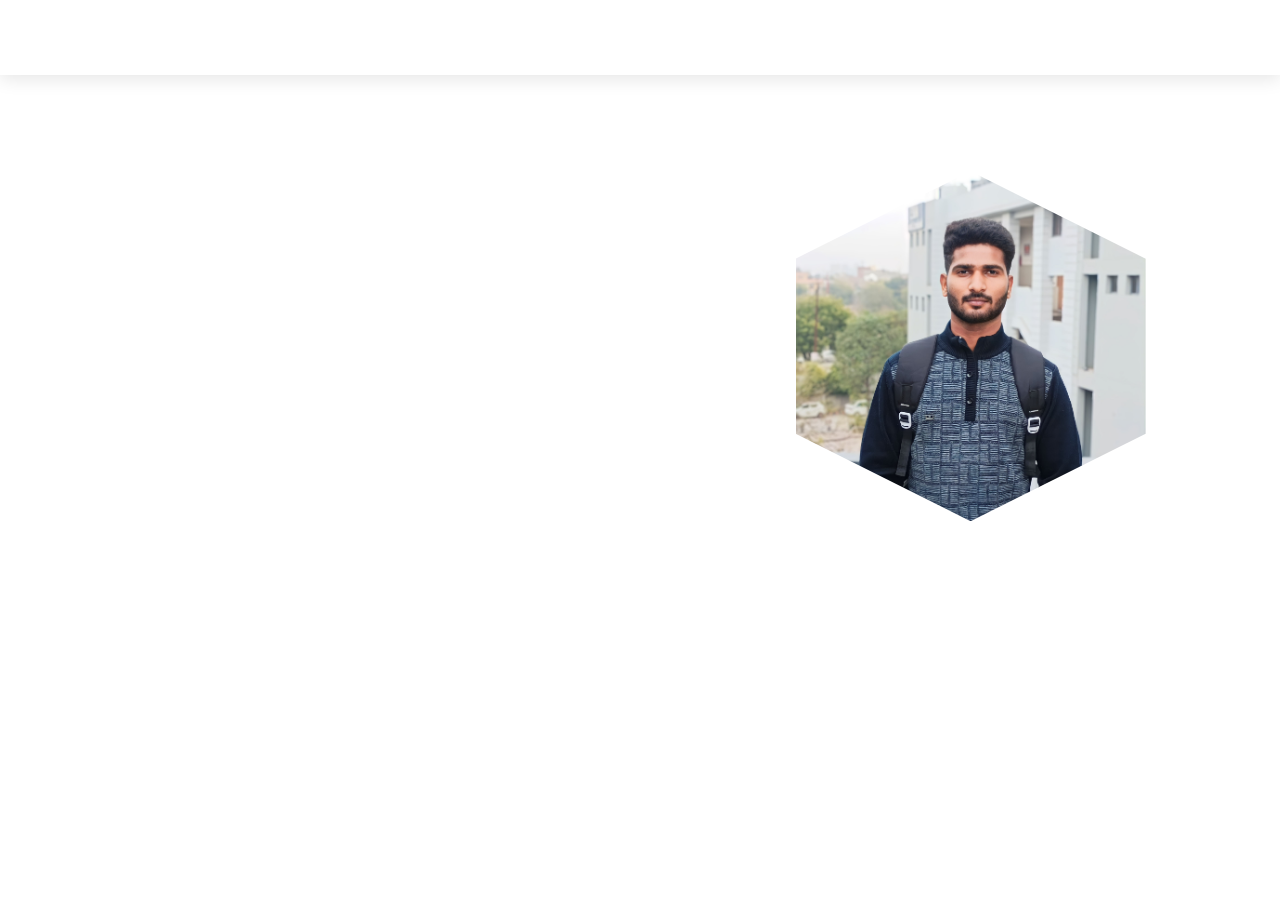
<file: index.html>
<!DOCTYPE html>
<html lang="en">
<head>
    <meta charset="UTF-8">
    <meta name="viewport" content="width=device-width, initial-scale=1.0">
    <title>Ui Web</title>
    <link rel="stylesheet" href="webstyle.css">

    <link rel="stylesheet" href="https://cdnjs.cloudflare.com/ajax/libs/font-awesome/6.5.1/css/all.min.css" 
      integrity="sha512-DTOQO9RWCH3ppGqcWaEA1BIZOC6xxalwEsw9c2QQeAIftl+Vegovlnee1c9QX4TctnWMn13TZye+giMm8e2LwA==" crossorigin="anonymous" referrerpolicy="no-referrer" />
</head>
<body>
    <section>
        <header class="container">
            <div class="page-header">
                <div class="logo">
                    <a href="#">*Surya...</a>
                </div>
                <input type="checkbox" id="click">
                <label for="click" class="mainicon">
                    <div class="menu">
                        <i class="fa-solid fa-bars"></i>
                    </div>
                </label>
                <ul>
                <li><a href="#" class="active" style="--navAni:1">Home</a></li>
                <li><a href="about.html" style="--navAni:2">About</a></li>
                <li><a href="skills.html" style="--navAni:3">Skills</a></li>
                <li><a href="portfolio.html" style="--navAni:4">Portfolio</a></li>
                <li><a href="login_signup.html" style="--navAni:5">Contact Me</a></li>
            </ul>
            <label class="mode">
                <input type="checkbox" id="darkModeToggle">
                <i class="fa-solid fa-moon"></i>
            </label>
            </div>
        </header>
        <div class="container">
            <div class="main">
                <div class="detail">
                    <h3>Hi I'm</h3>
                    <h1>
                        <span style="color:#52489C;">Yadav Surya</span>
                       
                    </h1>
                    <p>
                        "I'm a professional Web Developer. Our Main Goal is to help & Satisfie the Local & Global Clients by Web development solutions "
                    </p>
                    <div class="social">
                        <a href="https://www.linkedin.com/in/surya-prakash-yadav-163828253" style="--socialAni:1"><i class="fa-brands fa-linkedin-in"></i></a>
                        <a href="https://www.instagram.com/nawab_surya_17/#" style="--socialAni:2"><i class="fa-brands fa-instagram"></i></a>
                        <a href="https://github.com/Surya4785" style="--socialAni:3"><i class="fa-brands fa-github"></i></a>
                        <a href="https://www.facebook.com/shouryakumar.yadav.1" style="--socialAni:4"><i class="fa-brands fa-facebook"></i></a>
                    </div>
                </div>
                <div class="images">
                    <img src="spy.jpg" alt="" class="img-w">
                </div>
            </div>
        </div>
    </section>
    <script>
        // Get the checkbox element
const darkModeToggle = document.getElementById('darkModeToggle');

// Check if dark mode is enabled in local storage
const isDarkMode = localStorage.getItem('darkMode') === 'enabled';
if (isDarkMode) {
    document.body.classList.add('dark-mode');
    // Check the checkbox if dark mode is enabled
    darkModeToggle.checked = true;
}

// Function to toggle dark mode
function toggleDarkMode() {
    // Toggle the dark mode class on the body
    document.body.classList.toggle('dark-mode');
    
    // Update local storage with dark mode status
    if (document.body.classList.contains('dark-mode')) {
        localStorage.setItem('darkMode', 'enabled');
    } else {
        localStorage.setItem('darkMode', 'disabled');
    }
}

// Add event listener to the checkbox for toggling dark mode
darkModeToggle.addEventListener('change', toggleDarkMode);

    </script>
</body>
</html>
</file>
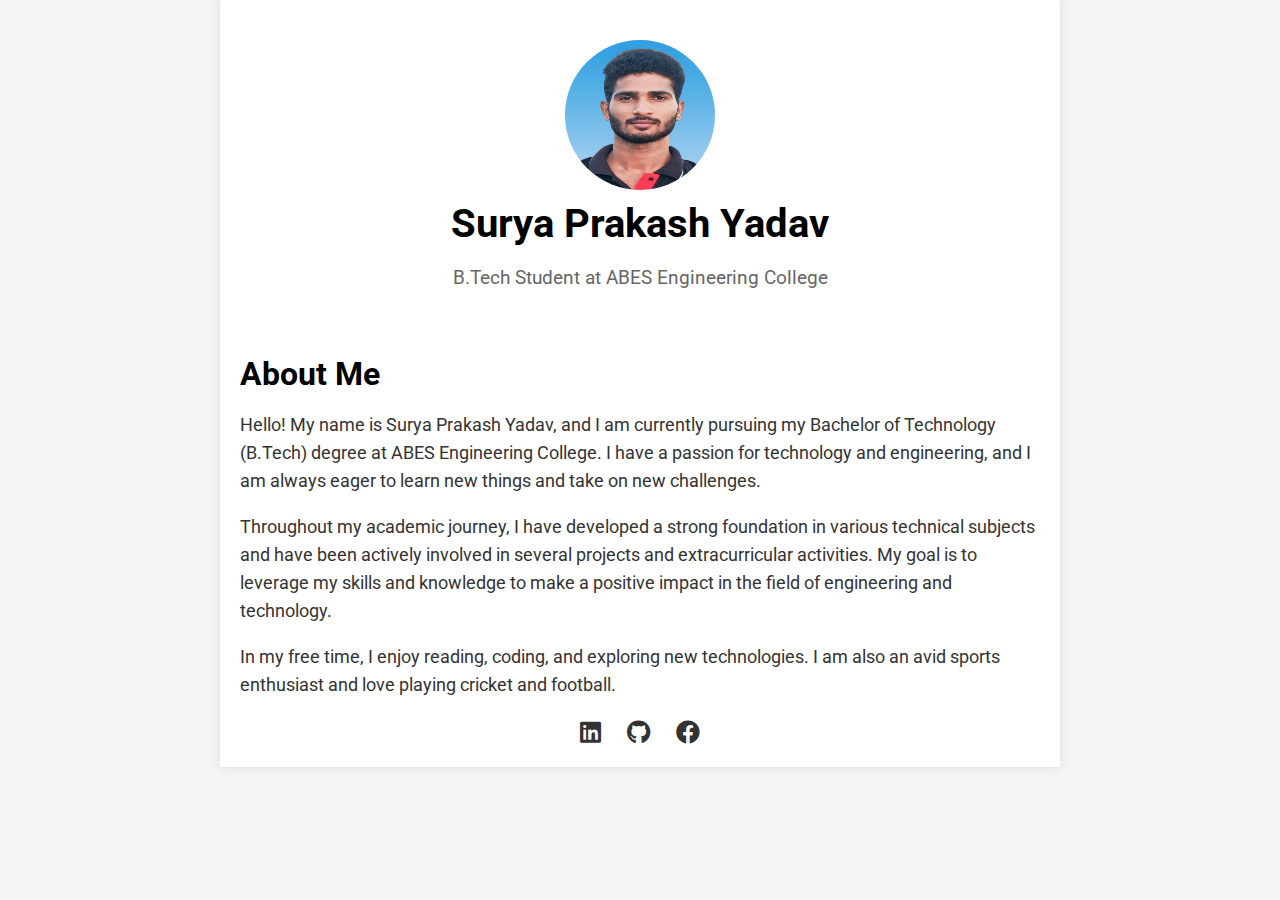
<file: about.html>
<html>
 <head>
  <title>
   About Surya Prakash Yadav
  </title>
  <link href="https://cdnjs.cloudflare.com/ajax/libs/font-awesome/5.15.3/css/all.min.css" rel="stylesheet"/>
  <link href="https://fonts.googleapis.com/css2?family=Roboto:wght@400;700&amp;display=swap" rel="stylesheet"/>
  <style>
   body {
            font-family: 'Roboto', sans-serif;
            margin: 0;
            padding: 0;
            background-color: #f4f4f4;
        }
        .container {
            max-width: 800px;
            margin: 0 auto;
            padding: 20px;
            background-color: #fff;
            box-shadow: 0 0 10px rgba(0, 0, 0, 0.1);
        }
        .header {
            text-align: center;
            padding: 20px 0;
        }
        .header img {
            border-radius: 50%;
            width: 150px;
            height: 150px;
        }
        .header h1 {
            margin: 10px 0;
            font-size: 2.5em;
        }
        .header p {
            font-size: 1.2em;
            color: #666;
        }
        .content {
            margin: 20px 0;
        }
        .content h2 {
            font-size: 2em;
            margin-bottom: 10px;
        }
        .content p {
            font-size: 1.1em;
            line-height: 1.6;
            color: #333;
        }
        .social-icons {
            text-align: center;
            margin-top: 20px;
        }
        .social-icons a {
            margin: 0 10px;
            color: #333;
            font-size: 1.5em;
            text-decoration: none;
        }
        .social-icons a:hover {
            color: #007BFF;
        }
  </style>
 </head>
 <body>
  <div class="container">
   <div class="header">
    <img alt="Profile picture of Surya Yadav, a young man with short black hair and glasses, wearing a casual shirt" height="150" src="sy.jpg" width="150"/>
    <h1>
     Surya Prakash Yadav
    </h1>
    <p>
     B.Tech Student at ABES Engineering College
    </p>
   </div>
   <div class="content">
    <h2>
     About Me
    </h2>
    <p>
     Hello! My name is Surya Prakash Yadav, and I am currently pursuing my Bachelor of Technology (B.Tech) degree at ABES Engineering College. I have a passion for technology and engineering, and I am always eager to learn new things and take on new challenges.
    </p>
    <p>
     Throughout my academic journey, I have developed a strong foundation in various technical subjects and have been actively involved in several projects and extracurricular activities. My goal is to leverage my skills and knowledge to make a positive impact in the field of engineering and technology.
    </p>
    <p>
     In my free time, I enjoy reading, coding, and exploring new technologies. I am also an avid sports enthusiast and love playing cricket and football.
    </p>
   </div>
   <div class="social-icons">
    <a href="https://www.linkedin.com/in/surya-prakash-yadav-163828253" target="_blank">
     <i class="fab fa-linkedin">
     </i>
    </a>
    <a href="https://github.com/Surya4785" target="_blank">
     <i class="fab fa-github">
     </i>
    </a>
    <a href="https://www.facebook.com/shouryakumar.yadav.1" target="_blank">
     <i class="fab fa-facebook">
     </i>
    </a>
   </div>
  </div>
 </body>
</html>
</file>
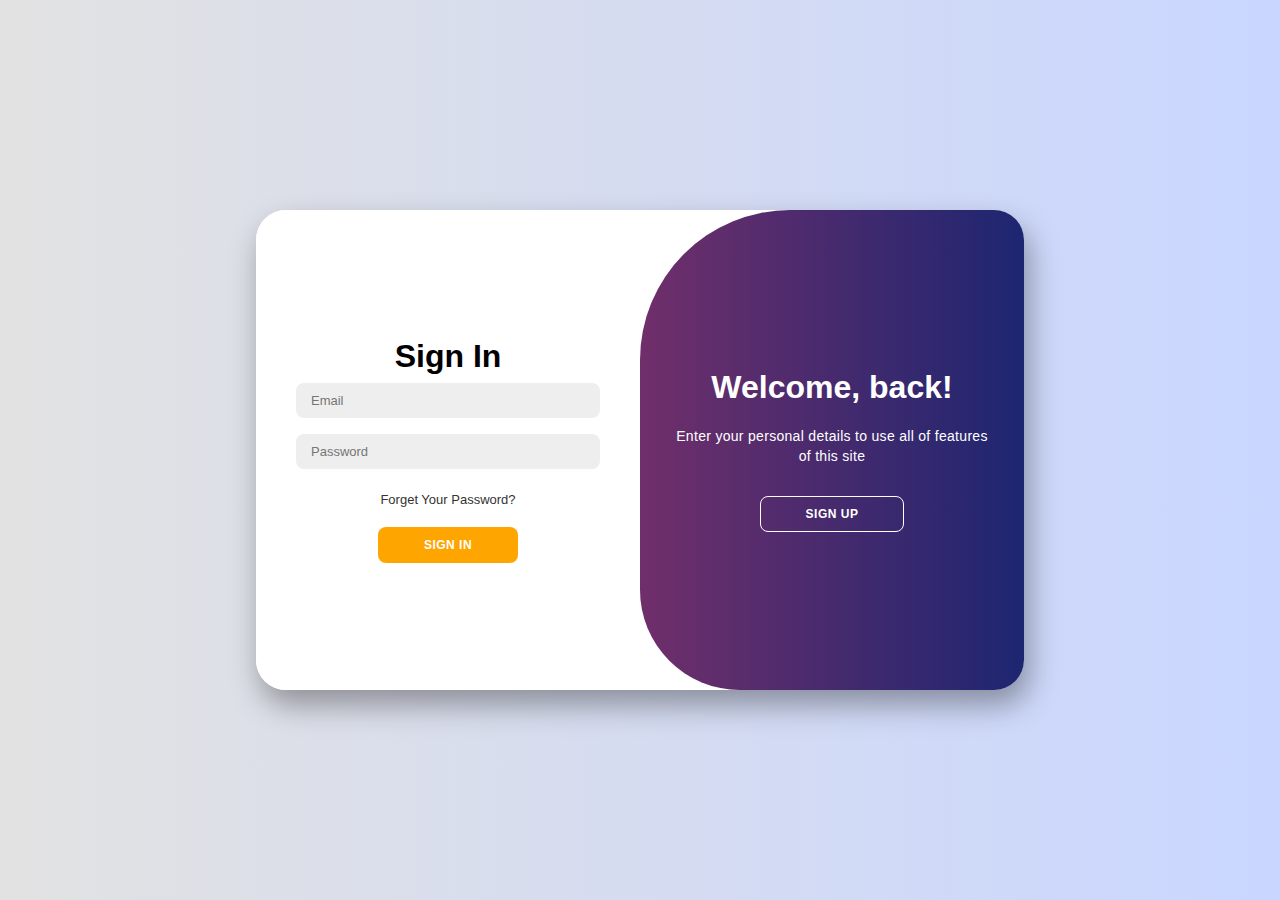
<file: login_signup.html>
<!DOCTYPE html>
<html lang="en">

<head>
    <meta charset="UTF-8">
    <meta name="viewport" content="width=device-width, initial-scale=1.0">
    <title><Login>
    <signup></signup></title>
    <style>
        * {
            margin: 0;
            padding: 0;
            box-sizing: border-box;
            font-family: 'Montserrat', sans-serif;
        }

        body {
            background-color: #c9d6ff;
            background: linear-gradient(to right, #e2e2e2, #c9d6ff);
            display: flex;
            align-items: center;
            justify-content: center;
            flex-direction: column;
            height: 100vh;
        }

        .container {
            background-color: #fff;
            border-radius: 30px;
            box-shadow: 5px 15px 30px rgba(0, 0, 0, 0.35);
            position: relative;
            overflow: hidden;
            width: 768px;
            max-width: 100%;
            min-height: 480px;
        }

        .container p {
            font-size: 14px;
            line-height: 20px;
            letter-spacing: 0.3px;
            margin: 20px 0;
        }

        .container span {
            font-size: 12px;
        }

        .container a {
            color: #333;
            font-size: 13px;
            text-decoration: none;
            margin: 15px 0 10px;
        }

        .container button {
            background-color: orange;
            color: #fff;
            font-size: 12px;
            padding: 10px 45px;
            border: 1px solid transparent;
            border-radius: 8px;
            font-weight: 600;
            letter-spacing: 0.5px;
            text-transform: uppercase;
            margin-top: 10px;
            cursor: pointer;
        }

        .container button:hover {
            background-color: #00a1ff;
        }

        .container button.hidden {
            background-color: transparent;
            border-color: #fff;
        }

        .container form {
            background-color: #fff;
            display: flex;
            align-items: center;
            justify-content: center;
            flex-direction: column;
            padding: 0 40px;
            height: 100%;
        }

        .container input {
            background-color: #eee;
            border: none;
            margin: 8px 0;
            padding: 10px 15px;
            font-size: 13px;
            border-radius: 8px;
            width: 100%;
            outline: none;
        }

        .form-container {
            position: absolute;
            top: 0;
            height: 100%;
            transition: all 0.6s ease-in-out;
        }

        .sign-in {
            left: 0;
            width: 50%;
            z-index: 2;
        }

        .container.active .sign-in {
            transform: translateX(100%);
        }

        .sign-up {
            left: 0;
            width: 50%;
            opacity: 0;
            z-index: 1;
        }

        .container.active .sign-up {
            transform: translateX(100%);
            opacity: 1;
            z-index: 5;
            animation: move 0.6s;
        }

        @keyframes move {

            0%,
            49.99% {
                opacity: 0;
                z-index: 1;
            }

            50%,
            100% {
                opacity: 1;
                z-index: 5;
            }
        }



        .toggle-container {
            position: absolute;
            top: 0;
            left: 50%;
            width: 50%;
            height: 100%;
            overflow: hidden;
            transition: all 0.6s ease-in-out;
            border-radius: 150px 0 0 100px;
            z-index: 1000;
        }

        .container.active .toggle-container {
            transform: translateX(-100%);
            border-radius: 0 150px 100px 0;
        }

        .toggle {
            background-color: linear-gradient(to left, #00a1ff, #00ff8f);
            height: 100%;
            background: linear-gradient(to right, #C33764, #1D2671);
            color: #fff;
            position: relative;
            left: -100%;
            height: 100%;
            width: 200%;
            transform: translateX(0);
            transition: all 0.6s ease-in-out;
        }

        .container.active .toggle {
            transform: translateX(50%);
        }

        .toggle-panel {
            position: absolute;
            width: 50%;
            height: 100%;
            display: flex;
            align-items: center;
            justify-content: center;
            flex-direction: column;
            padding: 0 30px;
            text-align: center;
            top: 0;
            transform: translateX(0);
            transition: all 0.6s ease-in-out;
        }

        .toggle-left {
            transform: translateX(-200%);
        }

        .container.active .toggle-left {
            transform: translateX(0);
        }

        .toggle-right {
            right: 0;
            transform: translateX(0);
        }

        .container.active .toggle-right {
            transform: translateX(200%);
        }
    </style>
</head>

<body>

    <div class="container" id="container">
        <div class="form-container sign-up">
            <form>
                <h1>Create Account</h1>

                <input type="text" placeholder="Name">
                <input type="email" placeholder="Email">
                <input type="password" placeholder="Password">
                <button>Sign Up</button>
            </form>
        </div>
        <div class="form-container sign-in">
            <form>
                <h1>Sign In</h1>
            

                <input type="email" placeholder="Email">
                <input type="password" placeholder="Password">
                <a href="#">Forget Your Password?</a>
                <button>Sign In</button>
            </form>
        </div>
        <div class="toggle-container">
            <div class="toggle">
                <div class="toggle-panel toggle-left">
                    <h1>Welcome Back !</h1>
                    <p>Enter your Email Id and Password  to use all of features of this site</p>
                    <button class="hidden" id="login">Sign In</button>
                </div>
                <div class="toggle-panel toggle-right">
                    <h1>Welcome, back!</h1>
                    <p>Enter your personal details to use all of features of this site</p>
                    <button class="hidden" id="register">Sign Up</button>
                </div>
            </div>
        </div>
    </div>
    <script>
        const container = document.getElementById('container');
        const registerBtn = document.getElementById('register');
        const loginBtn = document.getElementById('login');

        registerBtn.addEventListener('click', () => {
            container.classList.add("active");
        });

        loginBtn.addEventListener('click', () => {
            container.classList.remove("active");
        });
    </script>
</body>

</html>
</file>
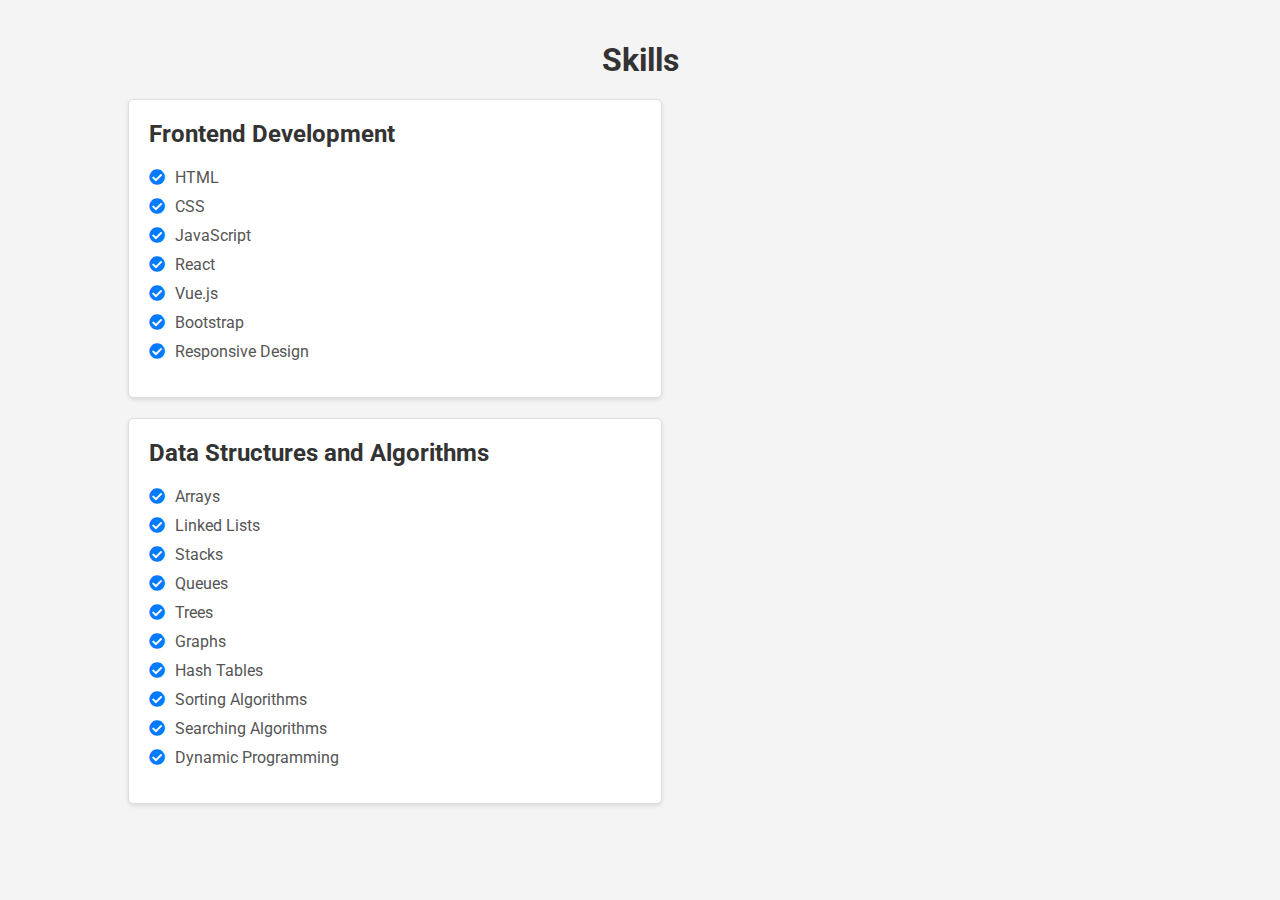
<file: skills.html>
<html lang="en">
<head>
    <meta charset="UTF-8">
    <meta name="viewport" content="width=device-width, initial-scale=1.0">
    <title>Skills Page</title>
    <link rel="stylesheet" href="https://cdnjs.cloudflare.com/ajax/libs/font-awesome/5.15.3/css/all.min.css">
    <link href="https://fonts.googleapis.com/css2?family=Roboto:wght@400;700&display=swap" rel="stylesheet">
    <style>
        body {
            font-family: 'Roboto', sans-serif;
            margin: 0;
            padding: 0;
            background-color: #f4f4f4;
        }
        .container {
            width: 80%;
            margin: 0 auto;
            padding: 20px;
        }
        h1 {
            text-align: center;
            margin-bottom: 20px;
            color: #333;
        }
        .skills-section {
            display: flex;
            flex-wrap: wrap;
            justify-content: space-between;
        }
        .skill {
            background-color: #fff;
            border: 1px solid #ddd;
            border-radius: 5px;
            width: 48%;
            margin-bottom: 20px;
            padding: 20px;
            box-shadow: 0 2px 4px rgba(0, 0, 0, 0.1);
        }
        .skill h2 {
            margin-top: 0;
            color: #333;
        }
        .skill ul {
            list-style: none;
            padding: 0;
        }
        .skill ul li {
            margin-bottom: 10px;
            font-size: 16px;
            color: #555;
        }
        .skill ul li i {
            margin-right: 10px;
            color: #007BFF;
        }
    </style>
</head>
<body>
    <div class="container">
        <h1>Skills</h1>
        <div class="skills-section">
            <div class="skill">
                <h2>Frontend Development</h2>
                <ul>
                    <li><i class="fas fa-check-circle"></i>HTML</li>
                    <li><i class="fas fa-check-circle"></i>CSS</li>
                    <li><i class="fas fa-check-circle"></i>JavaScript</li>
                    <li><i class="fas fa-check-circle"></i>React</li>
                    <li><i class="fas fa-check-circle"></i>Vue.js</li>
                    <li><i class="fas fa-check-circle"></i>Bootstrap</li>
                    <li><i class="fas fa-check-circle"></i>Responsive Design</li>
                </ul>
            </div>
            <div class="skill">
                <h2>Data Structures and Algorithms</h2>
                <ul>
                    <li><i class="fas fa-check-circle"></i>Arrays</li>
                    <li><i class="fas fa-check-circle"></i>Linked Lists</li>
                    <li><i class="fas fa-check-circle"></i>Stacks</li>
                    <li><i class="fas fa-check-circle"></i>Queues</li>
                    <li><i class="fas fa-check-circle"></i>Trees</li>
                    <li><i class="fas fa-check-circle"></i>Graphs</li>
                    <li><i class="fas fa-check-circle"></i>Hash Tables</li>
                    <li><i class="fas fa-check-circle"></i>Sorting Algorithms</li>
                    <li><i class="fas fa-check-circle"></i>Searching Algorithms</li>
                    <li><i class="fas fa-check-circle"></i>Dynamic Programming</li>
                </ul>
            </div>
        </div>
    </div>
</body>
</html>
</file>
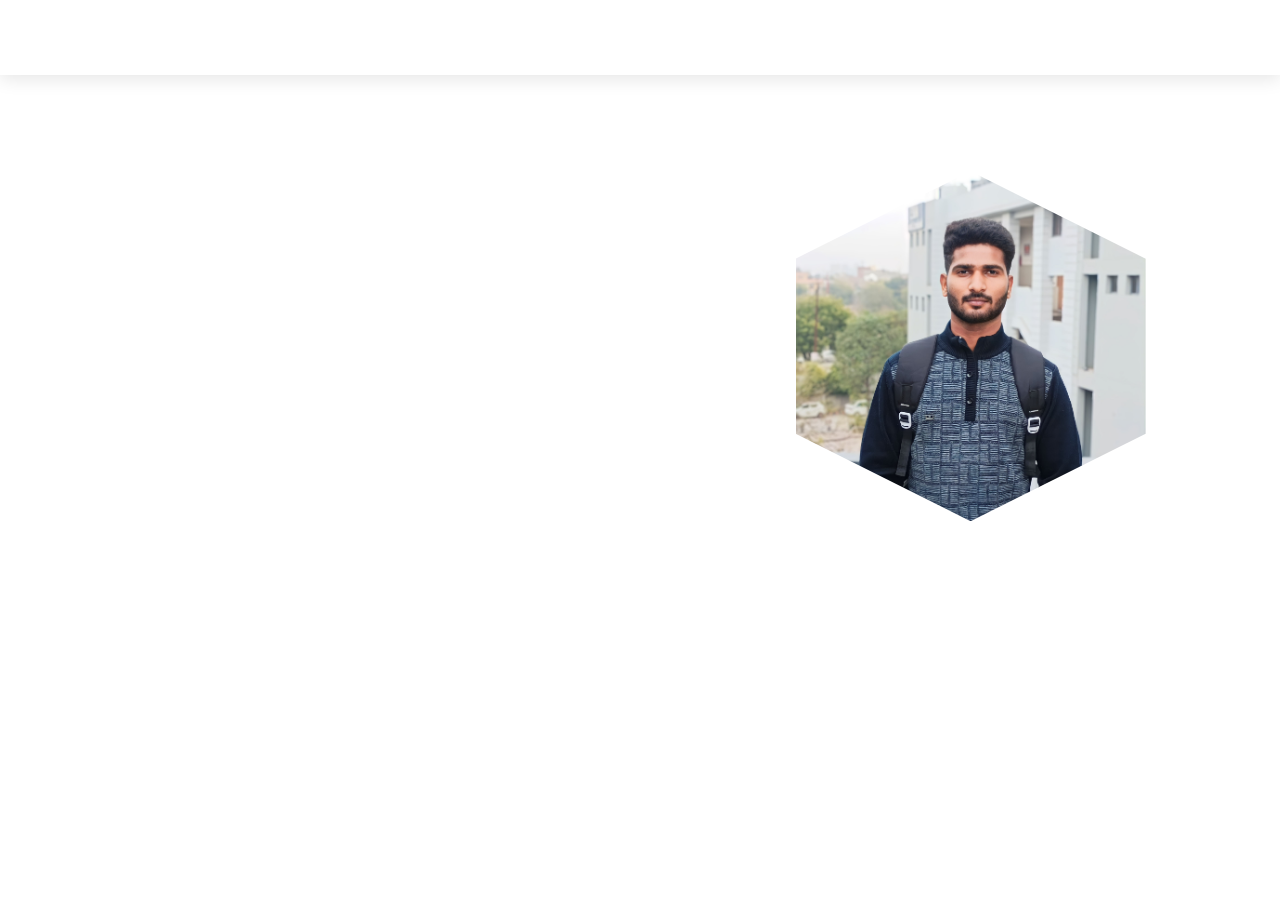
<file: website.html>
<!DOCTYPE html>
<html lang="en">
<head>
    <meta charset="UTF-8">
    <meta name="viewport" content="width=device-width, initial-scale=1.0">
    <title>Ui Web</title>
    <link rel="stylesheet" href="webstyle.css">

    <link rel="stylesheet" href="https://cdnjs.cloudflare.com/ajax/libs/font-awesome/6.5.1/css/all.min.css" 
      integrity="sha512-DTOQO9RWCH3ppGqcWaEA1BIZOC6xxalwEsw9c2QQeAIftl+Vegovlnee1c9QX4TctnWMn13TZye+giMm8e2LwA==" crossorigin="anonymous" referrerpolicy="no-referrer" />
</head>
<body>
    <section>
        <header class="container">
            <div class="page-header">
                <div class="logo">
                    <a href="#">*Surya...</a>
                </div>
                <input type="checkbox" id="click">
                <label for="click" class="mainicon">
                    <div class="menu">
                        <i class="fa-solid fa-bars"></i>
                    </div>
                </label>
                <ul>
                <li><a href="#" class="active" style="--navAni:1">Home</a></li>
                <li><a href="about.html" style="--navAni:2">About</a></li>
                <li><a href="skills.html" style="--navAni:3">Skills</a></li>
                <li><a href="portfolio.html" style="--navAni:4">Portfolio</a></li>
                <li><a href="login_signup.html" style="--navAni:5">Contact Me</a></li>
            </ul>
            <label class="mode">
                <input type="checkbox" id="darkModeToggle">
                <i class="fa-solid fa-moon"></i>
            </label>
            </div>
        </header>
        <div class="container">
            <div class="main">
                <div class="detail">
                    <h3>Hi I'm</h3>
                    <h1>
                        <span style="color:#52489C;">Yadav Surya</span>
                       
                    </h1>
                    <p>
                        "I'm a professional Web Developer. Our Main Goal is to help & Satisfie the Local & Global Clients by Web development solutions "
                    </p>
                    <div class="social">
                        <a href="https://www.linkedin.com/in/surya-prakash-yadav-163828253" style="--socialAni:1"><i class="fa-brands fa-linkedin-in"></i></a>
                        <a href="https://www.instagram.com/nawab_surya_17/#" style="--socialAni:2"><i class="fa-brands fa-instagram"></i></a>
                        <a href="https://github.com/Surya4785" style="--socialAni:3"><i class="fa-brands fa-github"></i></a>
                        <a href="https://www.facebook.com/shouryakumar.yadav.1" style="--socialAni:4"><i class="fa-brands fa-facebook"></i></a>
                    </div>
                </div>
                <div class="images">
                    <img src="spy.jpg" alt="" class="img-w">
                </div>
            </div>
        </div>
    </section>
    <script>
        // Get the checkbox element
const darkModeToggle = document.getElementById('darkModeToggle');

// Check if dark mode is enabled in local storage
const isDarkMode = localStorage.getItem('darkMode') === 'enabled';
if (isDarkMode) {
    document.body.classList.add('dark-mode');
    // Check the checkbox if dark mode is enabled
    darkModeToggle.checked = true;
}

// Function to toggle dark mode
function toggleDarkMode() {
    // Toggle the dark mode class on the body
    document.body.classList.toggle('dark-mode');
    
    // Update local storage with dark mode status
    if (document.body.classList.contains('dark-mode')) {
        localStorage.setItem('darkMode', 'enabled');
    } else {
        localStorage.setItem('darkMode', 'disabled');
    }
}

// Add event listener to the checkbox for toggling dark mode
darkModeToggle.addEventListener('change', toggleDarkMode);

    </script>
</body>
</html>
</file>
<file: webstyle.css>
@import url('https://fonts.googleapis.com/css2?family=Poppins:wght@100;200;300;400;500;600;700;800&display=swap');
@import url('https://fonts.googleapis.com/css2?family=Outfit:wght@200;300;400;500;600;700;800&family=Roboto:wght@100;300;400&display=swap');

:root {
    /* --primary-color: #f9532d; */
    /* --primary-dark: #1F252E; */
    --primary-color: #52489C;
    --primary-dark: #1F252E;
}

* {
    margin: 0;
    padding: 0;
    scroll-behavior: smooth;
}

body {
    font-family: 'Outfit', sans-serif;
    background: #ffffff;
    height: 100vh;
    color: #000;
    display: flex;
    justify-content: center;
}

/* Genral */
.container {
    padding: 0 8.4rem;
}

.img-w {
    width: 100%;
    height: auto;
}

/* Nav */
header {
    box-shadow: 0 4px 17px rgba(0, 0, 0, .1);
    background: #fff;
    position: sticky;
    top: 0;
    z-index: 1;
}

.page-header {
    display: flex;
    justify-content: space-between;
    align-items: center;
    padding: 1rem 0;
}

.logo {
    font-size: 1.5rem;
    font-weight: 800;
    opacity: 0;
    animation: leftSideAni 1s ease forwards;
}

.logo a {
    color: #000;
    text-decoration: none;
}

ul {
    display: flex;
    gap: .6rem;
    list-style-type: none;
    background-color: transparent;
    overflow: hidden;
}

li a {
    display: inline-block;
    padding: .3rem 1rem;
    color: #000;
    text-decoration: none;
    font-size: 1.05rem;
    font-weight: 600;
    letter-spacing: .7px;
    border-radius: 36px;
    line-height: 2;
    transition: .3s;
    opacity: 0;
    animation: navani .3s ease forwards;
    animation-delay: calc(.15s * var(--navAni));
}

li a.active,
li a:hover {
    color: var(--primary-color);
}

#click {
    display: none;
}

.menu {
    display: none;
}

.mode i {
    font-size: 1.4rem;
    cursor: pointer;
    color: var(--primary-color);
    opacity: 0;
    animation: rightSideAni 1.5s ease forwards;
}

/* Nav End */

/* Section 1 */

.main {
    padding: 6rem 0;
    display: grid;
    grid-template-columns: repeat(auto-fit, minmax(277px, 1fr));
    row-gap: 2rem;
    column-gap: 6rem;
    align-items: center;
}

.main h3 {
    color: #000;
    font-size: 1.5rem;
    opacity: 0;
    animation: topSideAni 1s ease forwards;
}

.main h1 {
    color: #000;
    font-size: 4rem;
    font-weight: 600;
    opacity: 0;
    animation: leftSideAni 1s ease forwards;
    animation-delay: 1s;
}
.main p {
    line-height: 1.7;
    font-size: 1.15rem;
    opacity: 0;
    animation: topSideAni 1.5s ease forwards;
}
.social {
    display: flex;
    flex-wrap: wrap;
    gap: 1.4rem;
    margin-top: 1.4rem;
}

.social a {
    clip-path: polygon(50% 0%, 100% 25%, 100% 75%, 50% 100%, 0% 75%, 0% 25%);
    display: grid;
    place-items: center;
    text-decoration: none;
    background-color: var(--primary-color);
    color: #ffffff;
    /* border: 1.6px solid var(--primary-color); */
    font-size: 1.5rem;
    border-radius: 50%;
    padding: 0.39rem;
    text-align: center;
    opacity: 0;
    animation: SocialAni 1s ease forwards;
    animation-delay: calc(.2s * var(--socialAni));
}

.social a:hover {
    color: var(--primary-dark);
    background-color: var(--primary-color);
    box-shadow: 0 0 20px var(--primary-color);
    transition: all .3s ease-in-out;
}

.images {
    margin-left: auto;
    width: 350px;
    height: 350px;
    text-align: center;
    overflow: hidden;
    
    clip-path: polygon(50% 0%, 100% 25%, 100% 75%, 50% 100%, 0% 75%, 0% 25%);
}

/* Section 1 End */


.dark-mode {
    background-color: var(--primary-dark);
    color: #ffffff;
}

.mode input {
    display: none;
}

.dark-mode .logo a, 
.dark-mode ul li a, 
.dark-mode .main h3, 
.dark-mode .main h1 {
    color: #fff;
}
.dark-mode ul li a.active, .dark-mode ul li a:hover {
    color: var(--primary-color);
}

.dark-mode header {
    box-shadow: 0 4px 17px rgb(80 80 80 / 31%);
    background: var(--primary-dark);
}



/* Animation */
@keyframes leftSideAni {
    0% {
        transform: translateX(-100px);
        opacity: 0;
    }

    100% {
        transform: translateX(0);
        opacity: 1;
    }
}

@keyframes navani {
    0% {
        transform: translateY(100px);
        opacity: 0;
    }

    100% {
        transform: translateY(0);
        opacity: 1;
    }
}

@keyframes rightSideAni {
    0% {
        transform: translateX(100px);
        opacity: 0;
    }

    100% {
        transform: translateX(0);
        opacity: 1;
    }
}

@keyframes topSideAni {
    0% {
        transform: translateY(-100px);
        opacity: 0;
    }

    100% {
        transform: translateY(0);
        opacity: 1;
    }
}

@keyframes SocialAni {
    0% {
        transform: translateY(100px);
        opacity: 0;
    }

    100% {
        transform: translateY(0);
        opacity: 1;
    }
}

/* @keyframes ImgAni {
    0% {
        transform: translateX(0);
    }
    50% {
        transform: translateX(-9px);
    }
    100% {
        transform: translateX(0);
    }
} */

@keyframes imageAni {
    0% {
        opacity: 0;
        transform: scale(0);
    }

    100% {
        opacity: 1;
        transform: scale(1);
    }
}

@media screen and (max-width: 1024px) {
    .container {
        padding: 0 4.4rem;
    }

    .main h3 {
        color: #000;
        margin-top: 1rem;
    }
}

@media screen and (max-width: 768px) {
    .container {
        padding: 0 1.6rem;
    }
}

@media screen and (max-width:600px) {
    body {
        height: auto;
    }

    header {
        height: auto;
    }

    ul {
        background: var(--primary-dark);
        width: 100%;
        height: 100vh;
        position: absolute;
        display: flex;
        flex-direction: column;
        text-align: center;
        top: 3.4rem;
        left: -100%;
        z-index: 111111;
    }

    .menu {
        display: block;
        font-size: 1.5rem;
        font-weight: bold;
        color: #244D61;
    }

    #click:checked~ul {
        left: 0%;
        transition: all 0.3s ease;
    }
    .dark-mode .menu {
        color: var(--primary-color);
    }

    .dark-mode ul {
        background: var(--primary-dark);
    }

    .mode {
        position: absolute;
        right: 4rem;
    }
    .images {
        width: 100%;
        margin: auto;
    }

    .main {
        margin-top: 2rem;
    }
}
</file>
